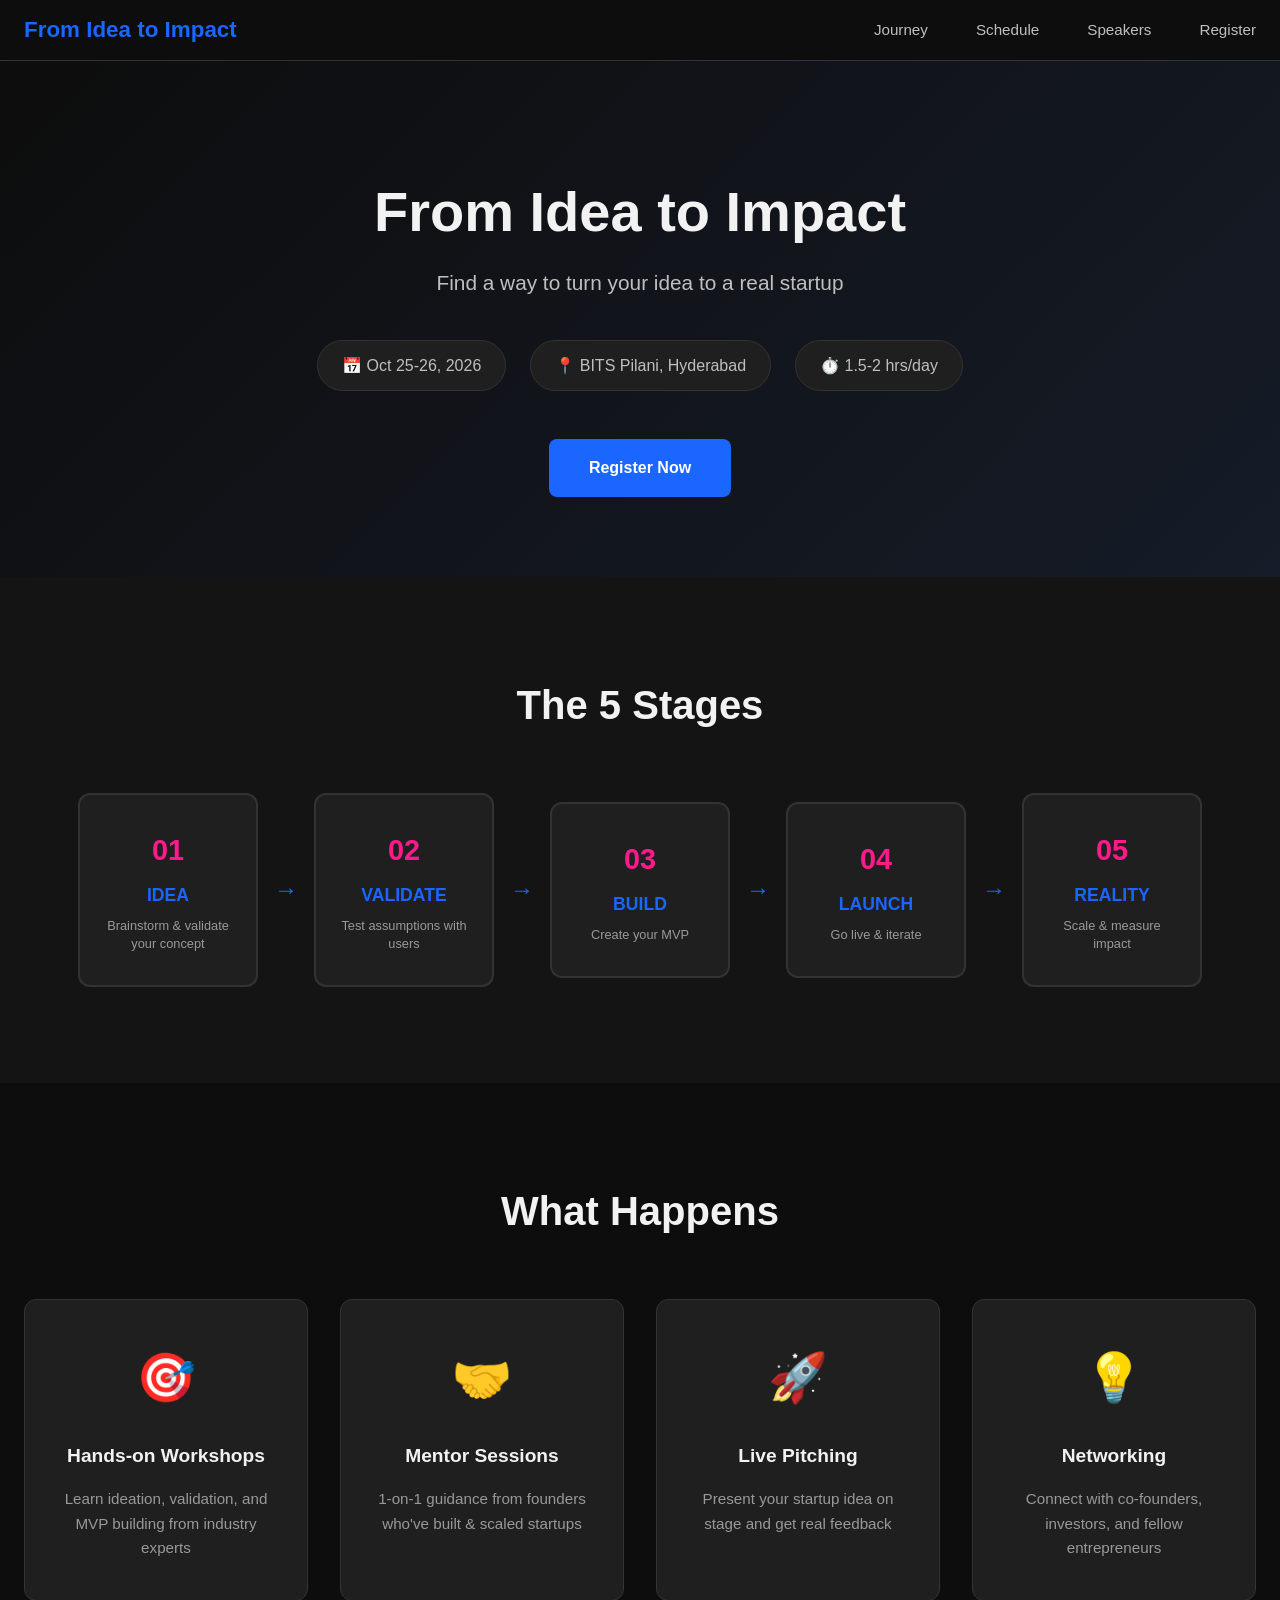
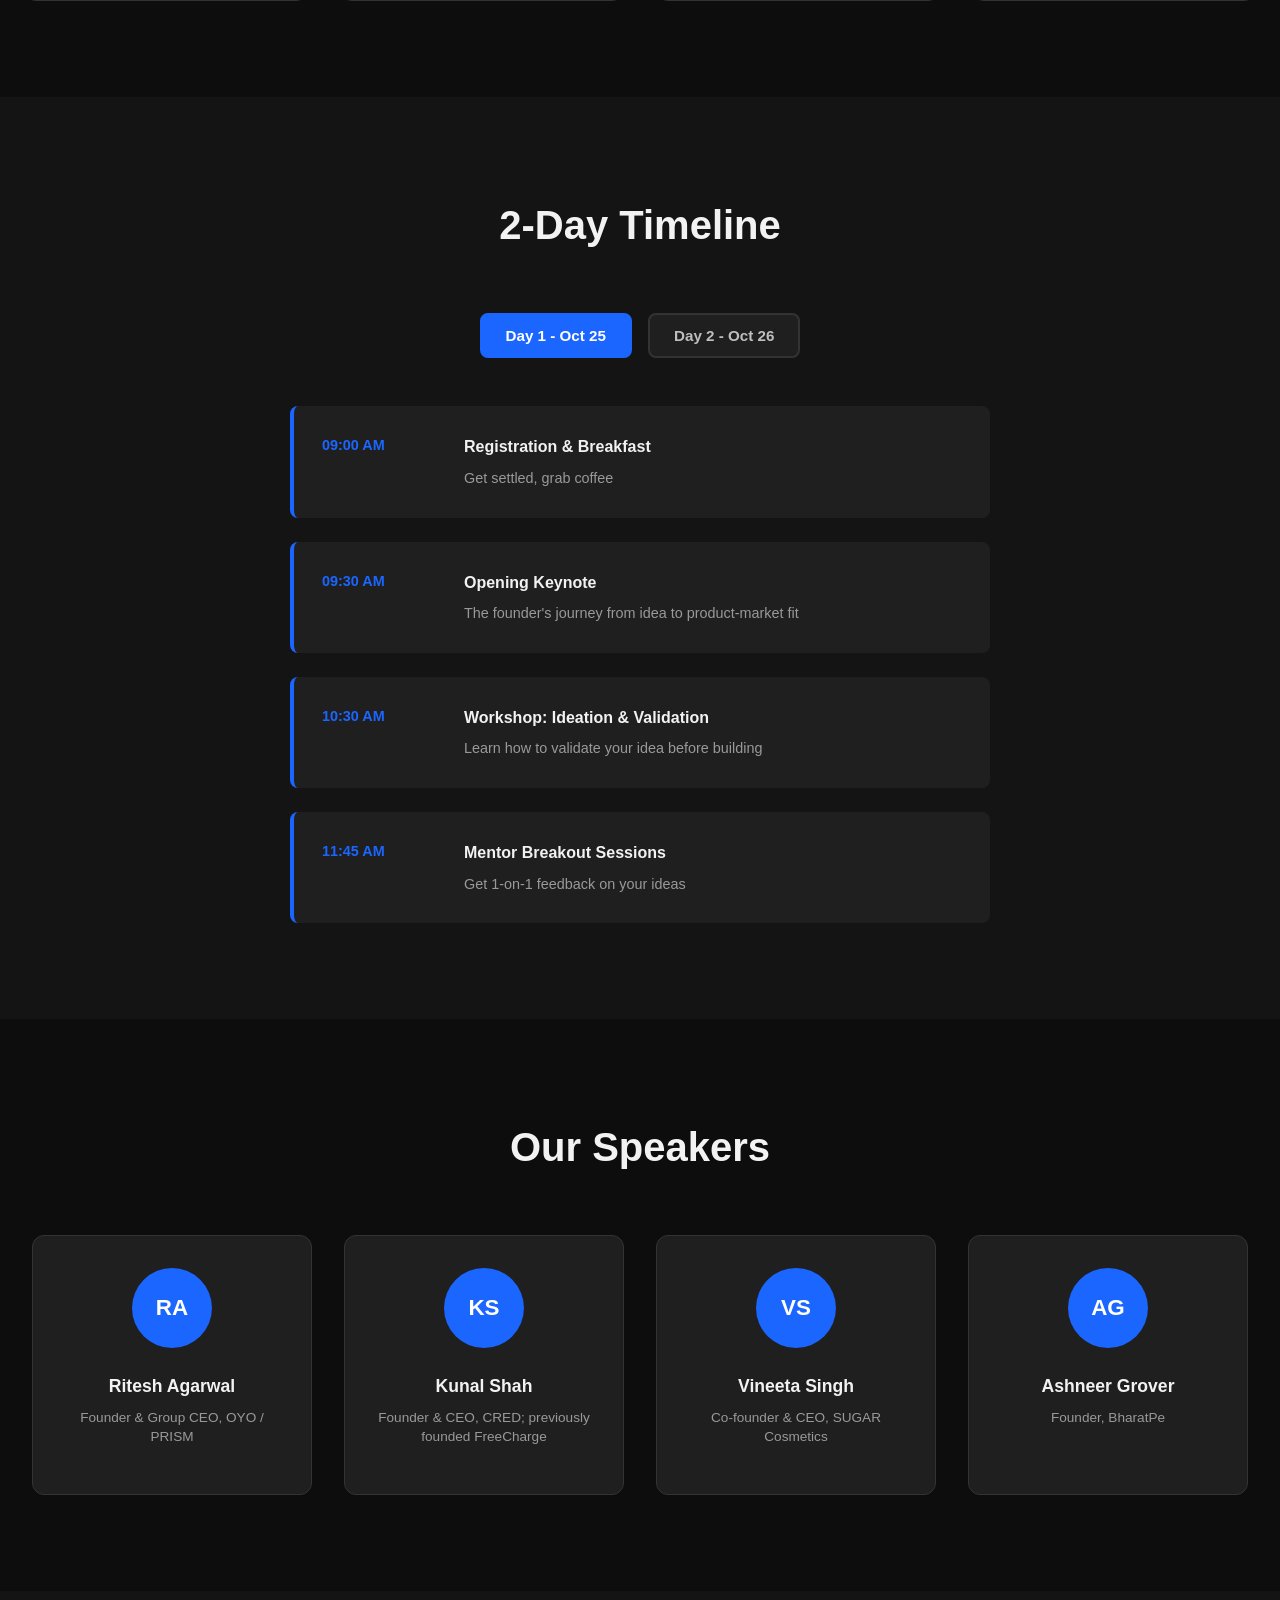
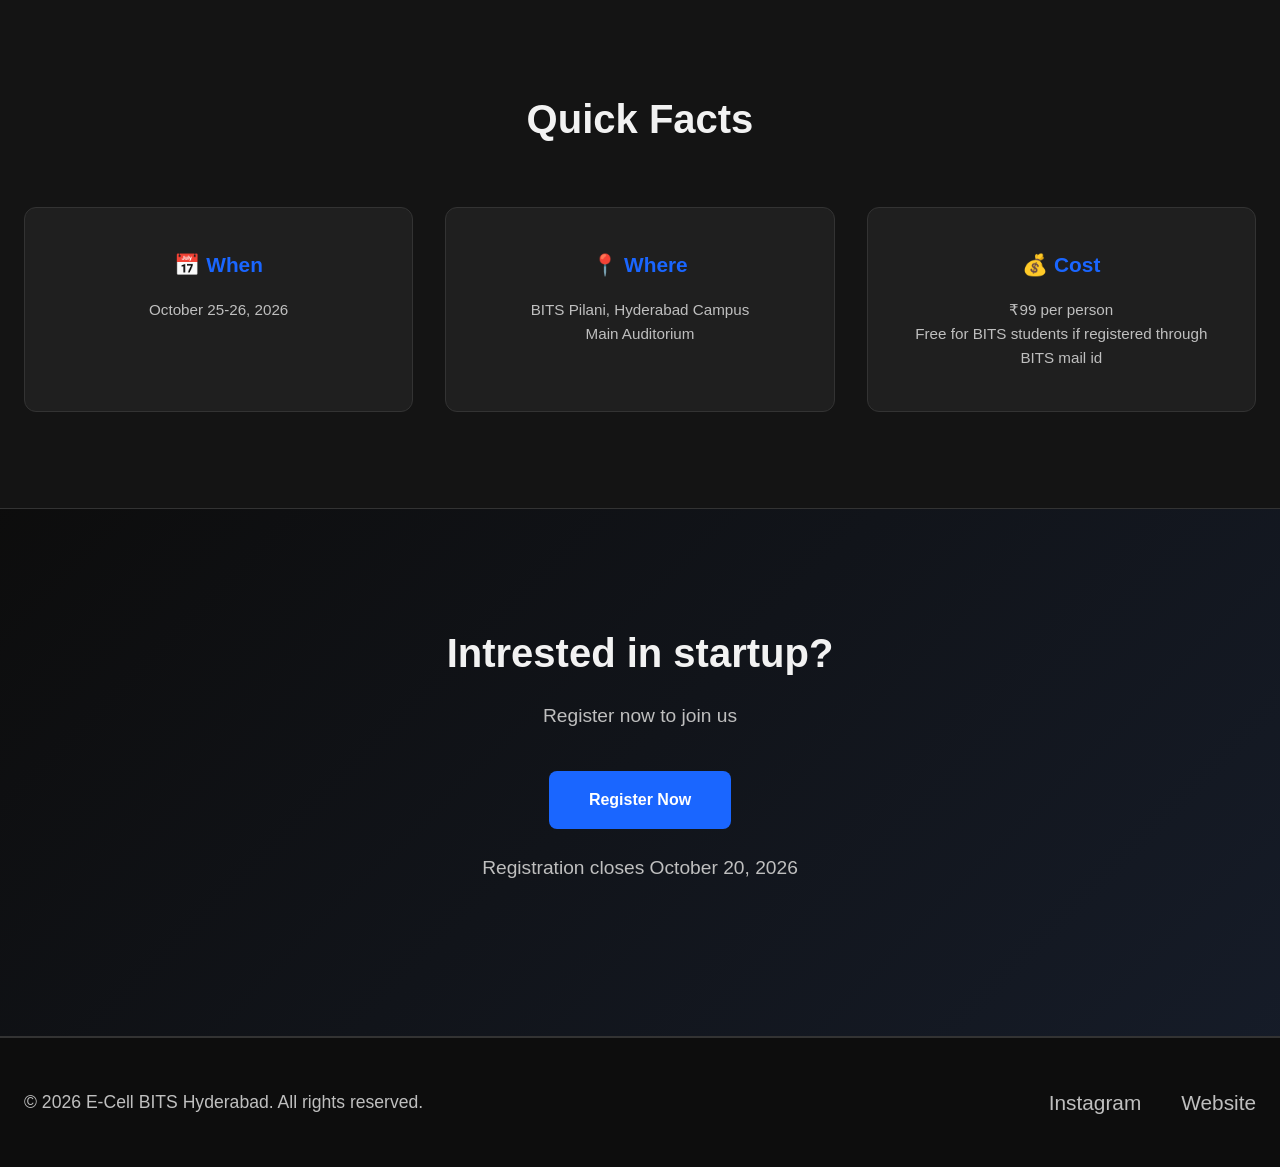
<file: index.html>
<!DOCTYPE html>
<html lang="en">
<head>
  <meta charset="UTF-8">
  <meta name="viewport" content="width=device-width, initial-scale=1.0">
  <title>From Idea to Impact - E-Cell BITS Hyderabad</title>
  <link rel="stylesheet" href="style.css">
  <link rel="icon" href="logo.png">
</head>
<body>


  <nav class="navbar">
    <div class="nav-container">
      <a href="#" class="logo">From Idea to Impact</a>
      <button class="menu-toggle" id="menuToggle">☰</button>
      <ul class="nav-menu" id="navMenu">
        <li><a href="#journey">Journey</a></li>
        <li><a href="#schedule">Schedule</a></li>
        <li><a href="#speakers">Speakers</a></li>
        <li><a href="registration.html"; target="_blank">Register</a></li>
      </ul>
    </div>
  </nav>

  <section class="hero">
    <div class="hero-content">
      <h1 class="hero-title">From Idea to Impact</h1>
      <p class="hero-subtitle">Find a way to turn your idea to a real startup</p>
      <div class="hero-meta">
        <span>📅 Oct 25-26, 2026</span>
        <span>📍 BITS Pilani, Hyderabad</span>
        <span>⏱️ 1.5-2 hrs/day</span>
      </div>
      <a href="registration.html"; target="_blank" class="cta-btn">Register Now</a>
    </div>
  </section>

  
  <section class="journey" id="journey">
    <h2 class="section-title">The 5 Stages</h2>
    <div class="journey-pipeline">
      <div class="stage">
        <div class="stage-number">01</div>
        <h3>IDEA</h3>
        <p>Brainstorm & validate your concept</p>
      </div>
      <div class="connector">→</div>
      <div class="stage">
        <div class="stage-number">02</div>
        <h3>VALIDATE</h3>
        <p>Test assumptions with users</p>
      </div>
      <div class="connector">→</div>
      <div class="stage">
        <div class="stage-number">03</div>
        <h3>BUILD</h3>
        <p>Create your MVP</p>
      </div>
      <div class="connector">→</div>
      <div class="stage">
        <div class="stage-number">04</div>
        <h3>LAUNCH</h3>
        <p>Go live & iterate</p>
      </div>
      <div class="connector">→</div>
      <div class="stage">
        <div class="stage-number">05</div>
        <h3>REALITY</h3>
        <p>Scale & measure impact</p>
      </div>
    </div>
  </section>

  <!-- Highlights Section -->
  <section class="highlights">
    <h2 class="section-title">What Happens</h2>
    <div class="highlights-container">
      <div class="highlight-card">
        <div class="highlight-icon">🎯</div>
        <h3>Hands-on Workshops</h3>
        <p>Learn ideation, validation, and MVP building from industry experts</p>
      </div>
      <div class="highlight-card">
        <div class="highlight-icon">🤝</div>
        <h3>Mentor Sessions</h3>
        <p>1-on-1 guidance from founders who've built & scaled startups</p>
      </div>
      <div class="highlight-card">
        <div class="highlight-icon">🚀</div>
        <h3>Live Pitching</h3>
        <p>Present your startup idea on stage and get real feedback</p>
      </div>
      <div class="highlight-card">
        <div class="highlight-icon">💡</div>
        <h3>Networking</h3>
        <p>Connect with co-founders, investors, and fellow entrepreneurs</p>
      </div>
    </div>
  </section>

  <!-- Schedule Section -->
  <section class="schedule" id="schedule">
    <h2 class="section-title">2-Day Timeline</h2>
    <div class="schedule-tabs">
      <button class="tab-btn active" data-tab="day1">Day 1 - Oct 25</button>
      <button class="tab-btn" data-tab="day2">Day 2 - Oct 26</button>
    </div>

    <div class="schedule-content" id="day1" style="display: block;">
      <div class="timeline">
        <div class="timeline-item">
          <div class="time">09:00 AM</div>
          <div class="event">
            <h4>Registration & Breakfast</h4>
            <p>Get settled, grab coffee</p>
          </div>
        </div>
        <div class="timeline-item">
          <div class="time">09:30 AM</div>
          <div class="event">
            <h4>Opening Keynote</h4>
            <p>The founder's journey from idea to product-market fit</p>
          </div>
        </div>
        <div class="timeline-item">
          <div class="time">10:30 AM</div>
          <div class="event">
            <h4>Workshop: Ideation & Validation</h4>
            <p>Learn how to validate your idea before building</p>
          </div>
        </div>
        <div class="timeline-item">
          <div class="time">11:45 AM</div>
          <div class="event">
            <h4>Mentor Breakout Sessions</h4>
            <p>Get 1-on-1 feedback on your ideas</p>
          </div>
        </div>
      </div>
    </div>

    <div class="schedule-content" id="day2" style="display: none;">
      <div class="timeline">
        <div class="timeline-item">
          <div class="time">09:00 AM</div>
          <div class="event">
            <h4>Workshop: MVP Building</h4>
            <p>Turn your idea into a working prototype</p>
          </div>
        </div>
        <div class="timeline-item">
          <div class="time">10:30 AM</div>
          <div class="event">
            <h4>Panel Discussion</h4>
            <p>Founders share lessons from launch day</p>
          </div>
        </div>
        <div class="timeline-item">
          <div class="time">11:15 AM</div>
          <div class="event">
            <h4>Live Pitch Competition</h4>
            <p>Present your startup, win prizes & mentorship</p>
          </div>
        </div>
        <div class="timeline-item">
          <div class="time">12:30 PM</div>
          <div class="event">
            <h4>Awards & Closing</h4>
            <p>Celebrate wins, network, exchange contacts</p>
          </div>
        </div>
      </div>
    </div>
  </section>

  <!-- Speakers Section -->
  <section class="speakers" id="speakers">
    <h2 class="section-title">Our Speakers</h2>
    <div class="speakers-grid">
      <a href="https://in.linkedin.com/in/riteshagar"; target="_blank">
        <div class="speaker-card">
            <div class="speaker-avatar">RA</div>
            <h3>Ritesh Agarwal</h3>
            <p class="speaker-role">Founder & Group CEO, OYO / PRISM</p>
      </div>
      </a>
      <a href="https://in.linkedin.com/in/kunalshah1"; target="_blank">
        <div class="speaker-card">
            <div class="speaker-avatar">KS</div>
            <h3>Kunal Shah</h3>
            <p class="speaker-role">Founder & CEO, CRED; previously founded FreeCharge</p>
        </div>
      </a>
      <a href="https://in.linkedin.com/in/vineetasingh"; target="_blank">
        <div class="speaker-card">
            <div class="speaker-avatar">VS</div>
            <h3>Vineeta Singh</h3>
            <p class="speaker-role">Co-founder & CEO, SUGAR Cosmetics</p>
        </div>
      </a>
      <a href="https://in.linkedin.com/in/ashneer"; target="_blank">
        <div class="speaker-card">
            <div class="speaker-avatar">AG</div>
            <h3>Ashneer Grover</h3>
            <p class="speaker-role">Founder, BharatPe</p>
        </div>
      </a>
    </div>
  </section>

  <!-- Logistics Section -->
  <section class="logistics">
    <h2 class="section-title">Quick Facts</h2>
    <div class="logistics-grid">
      <div class="logistics-item">
        <h3>📅 When</h3>
        <p>October 25-26, 2026</p>
      </div>
      <div class="logistics-item">
        <h3>📍 Where</h3>
        <p>BITS Pilani, Hyderabad Campus<br>Main Auditorium</p>
      </div>
      <div class="logistics-item">
        <h3>💰 Cost</h3>
        <p>₹99 per person<br>Free for BITS students if registered through BITS mail id</p>
      </div>
    </div>
  </section>

  <!-- Register Section -->
  <section class="register-section" id="register">
    <div class="register-content">
      <h2>Intrested in startup?</h2>
      <p>Register now to join us</p>
      <a href="registration.html"; target="_blank" class="cta-btn">Register Now</a>
      <p class="register-deadline">Registration closes October 20, 2026</p>
    </div>
  </section>

  <!-- Footer -->
  <footer class="footer">
    <div class="footer-content">
      <p style="font-size: 1.1em">&copy; 2026 E-Cell BITS Hyderabad. All rights reserved.</p>
      <ul class="footer-links">
        <li><a href="https://www.instagram.com/ecell_bphc/"; target="_blank"; style="font-size: 1.3em">Instagram</a></li>
        <li><a href="https://www.ecellbits.com/"; target="_blank"; style="font-size: 1.3em">Website</a></li>
      </ul>
    </div>
  </footer>

  <script src="script.js"></script>
</body>
</html>
</file>
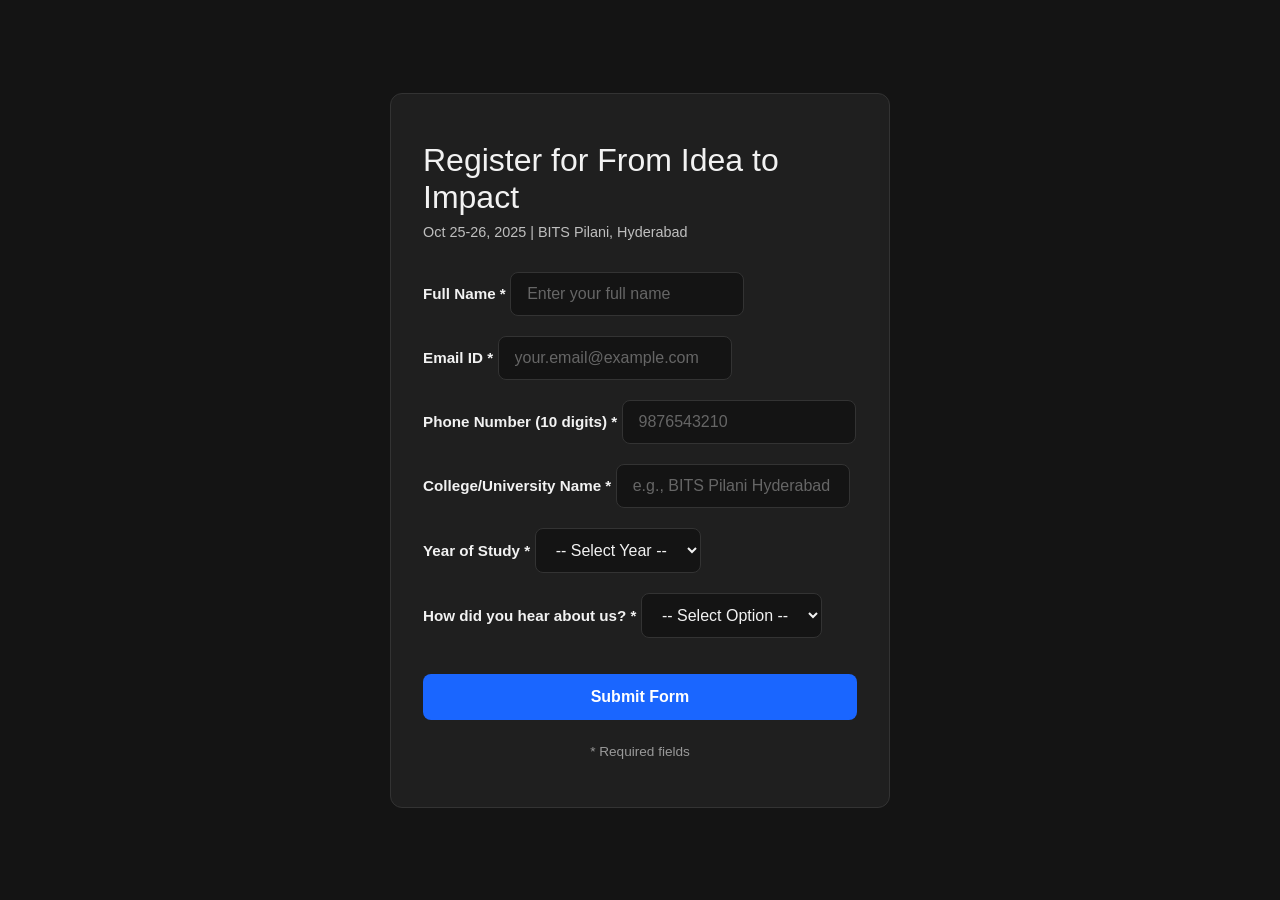
<file: registration.html>
<!DOCTYPE html>
<html lang="en">
<head>
  <meta charset="UTF-8">
  <meta name="viewport" content="width=device-width, initial-scale=1.0">

  <title>Event Registration - From Idea to Impact</title>

  <link rel="stylesheet" href="reg-style.css">
  <link rel="icon" href="logo.png">
</head>

<body>

  <div class="registration-container">

    <div class="registration-box">

      <h1>Register for From Idea to Impact</h1>

      <p class="subtitle">
        Oct 25-26, 2025 | BITS Pilani, Hyderabad
      </p>


      <!-- Registration Form -->
      <form id="registrationForm">

        <!-- Full Name -->
        <div class="form-group">
          <label for="name">Full Name *</label>

          <input
            type="text"
            id="name"
            name="name"
            placeholder="Enter your full name"
            required
          >

          <span class="error-msg" id="nameError"></span>
        </div>


        <!-- Email -->
        <div class="form-group">
          <label for="email">Email ID *</label>

          <input
            type="email"
            id="email"
            name="email"
            placeholder="your.email@example.com"
            required
          >

          <span class="error-msg" id="emailError"></span>
        </div>


        <!-- Phone -->
        <div class="form-group">
          <label for="phone">Phone Number (10 digits) *</label>

          <input
            type="tel"
            id="phone"
            name="phone"
            placeholder="9876543210"
            maxlength="10"
            required
          >

          <span class="error-msg" id="phoneError"></span>
        </div>


        <!-- College -->
        <div class="form-group">
          <label for="college">College/University Name *</label>

          <input
            type="text"
            id="college"
            name="college"
            placeholder="e.g., BITS Pilani Hyderabad"
            required
          >

          <span class="error-msg" id="collegeError"></span>
        </div>


        <!-- Year -->
        <div class="form-group">
          <label for="year">Year of Study *</label>

          <select id="year" name="year" required>
            <option value="">-- Select Year --</option>
            <option value="1st">1st Year</option>
            <option value="2nd">2nd Year</option>
            <option value="3rd">3rd Year</option>
            <option value="4th">4th Year</option>
            <option value="Masters">Masters</option>
            <option value="Other">Other</option>
          </select>

          <span class="error-msg" id="yearError"></span>
        </div>


        <!-- How they heard about the event -->
        <div class="form-group">
          <label for="source">How did you hear about us? *</label>

          <select id="source" name="source" required>
            <option value="">-- Select Option --</option>
            <option value="instagram">Instagram</option>
            <option value="friend">Friend/Referral</option>
            <option value="college-notice">College Notice</option>
            <option value="email">Email</option>
            <option value="website">Website</option>
            <option value="other">Other</option>
          </select>

          <span class="error-msg" id="sourceError"></span>
        </div>


        <!-- Submit -->
        <button type="submit" class="submit-btn">
          Submit Form
        </button>

      </form>


      <!-- Success message MUST be outside the form -->
      <div class="success-msg" id="successMsg" style="display: none;">
        Registration successful! We'll send confirmation to your email.
      </div>


      <p class="footer-text">
        * Required fields
      </p>

    </div>

  </div>


  <script src="reg-script.js"></script>

</body>
</html>
</file>
<file: style.css>
/* style.css - Dark Theme */

* {
  margin: 0;
  padding: 0;
  box-sizing: border-box;
}

html {
  scroll-behavior: smooth;
}

body {
  font-family: -apple-system, BlinkMacSystemFont, 'Segoe UI', sans-serif;
  color: hsl(0, 0%, 95%);
  line-height: 1.6;
  background: hsl(0, 0%, 8%);
  overflow-x: hidden;
}

/* Navigation */
.navbar {
  position: sticky;
  top: 0;
  background: hsl(0, 0%, 5%);
  border-bottom: 1px solid hsl(0, 0%, 20%);
  z-index: 1000;
  padding: 12px 0;
}

.nav-container {
  max-width: 1400px;
  margin: 0 auto;
  padding: 0 24px;
  display: flex;
  justify-content: space-between;
  align-items: center;
}

.logo {
  font-size: 1.4em;
  font-weight: 800;
  color: hsl(220, 100%, 55%);
  text-decoration: none;
}

.menu-toggle {
  display: none;
  background: none;
  border: none;
  font-size: 1.5em;
  cursor: pointer;
  color: hsl(0, 0%, 95%);
  padding: 8px;
}

.nav-menu {
  display: flex;
  list-style: none;
  gap: 48px;
}

.nav-menu a {
  text-decoration: none;
  color: hsl(0, 0%, 75%);
  font-weight: 500;
  font-size: 0.95em;
  transition: color 0.3s;
}

.nav-menu a:hover {
  color: hsl(220, 100%, 55%);
}

/* Hero Section */
.hero {
  background: linear-gradient(135deg, hsl(0, 0%, 5%) 0%, hsl(220, 30%, 12%) 100%);
  color: hsl(0, 0%, 95%);
  padding: 120px 24px 80px;
  text-align: center;
}

.hero-content {
  max-width: 900px;
  margin: 0 auto;
}

.hero-title {
  font-size: 3.5em;
  margin-bottom: 24px;
  font-weight: 800;
  line-height: 1.1;
}

.hero-title span {
  color: hsl(330, 100%, 55%);
}

.hero-subtitle {
  font-size: 1.3em;
  margin-bottom: 40px;
  color: hsl(0, 0%, 75%);
  line-height: 1.6;
}

.hero-meta {
  display: flex;
  justify-content: center;
  gap: 24px;
  margin-bottom: 48px;
  flex-wrap: wrap;
  font-size: 1em;
}

.hero-meta span {
  background: hsl(0, 0%, 12%);
  padding: 12px 24px;
  border-radius: 50px;
  border: 1px solid hsl(0, 0%, 20%);
  color: hsl(0, 0%, 75%);
}

.cta-btn {
  display: inline-block;
  background: hsl(220, 100%, 55%);
  color: hsl(0, 0%, 100%);
  padding: 16px 40px;
  border-radius: 8px;
  text-decoration: none;
  font-weight: 700;
  font-size: 1em;
  border: none;
  cursor: pointer;
  transition: all 0.3s;
}

.cta-btn:hover {
  background: hsl(220, 100%, 40%);
  transform: translateY(-4px);
}

/* Section Title */
.section-title {
  font-size: 2.5em;
  text-align: center;
  margin-bottom: 56px;
  color: hsl(0, 0%, 95%);
  font-weight: 800;
}

/* Journey Section */
.journey {
  padding: 96px 24px;
  background: hsl(0, 0%, 8%);
}

.journey-pipeline {
  display: flex;
  justify-content: center;
  align-items: center;
  gap: 16px;
  flex-wrap: wrap;
  max-width: 1400px;
  margin: 0 auto;
}

.stage {
  background: hsl(0, 0%, 12%);
  border: 2px solid hsl(0, 0%, 20%);
  border-radius: 12px;
  padding: 32px 24px;
  text-align: center;
  min-width: 140px;
  flex: 1;
  max-width: 180px;
  transition: all 0.3s;
}

.stage:hover {
  border-color: hsl(220, 100%, 55%);
  background: hsl(0, 0%, 16%);
  transform: translateY(-8px);
}

.stage-number {
  font-size: 1.8em;
  font-weight: 900;
  color: hsl(330, 100%, 55%);
  margin-bottom: 8px;
}

.stage h3 {
  color: hsl(220, 100%, 55%);
  margin-bottom: 8px;
  font-size: 1.1em;
  font-weight: 700;
}

.stage p {
  font-size: 0.8em;
  color: hsl(0, 0%, 60%);
  line-height: 1.4;
}

.connector {
  font-size: 1.5em;
  color: hsl(220, 100%, 55%);
  font-weight: bold;
}

/* Highlights Section */
.highlights {
  padding: 96px 24px;
  background: hsl(0, 0%, 5%);
}

.highlights-container {
  display: flex;
  gap: 32px;
  max-width: 1400px;
  margin: 0 auto;
  flex-wrap: wrap;
}

.highlight-card {
  flex: 1;
  min-width: 280px;
  padding: 40px 32px;
  background: hsl(0, 0%, 12%);
  border: 1px solid hsl(0, 0%, 20%);
  border-radius: 12px;
  text-align: center;
  transition: all 0.3s;
}

.highlight-card:hover {
  border-color: hsl(330, 100%, 55%);
  background: hsl(0, 0%, 16%);
  transform: translateY(-4px);
}

.highlight-icon {
  font-size: 3em;
  margin-bottom: 24px;
}

.highlight-card h3 {
  margin-bottom: 16px;
  color: hsl(0, 0%, 95%);
  font-size: 1.2em;
  font-weight: 700;
}

.highlight-card p {
  color: hsl(0, 0%, 60%);
  font-size: 0.95em;
  line-height: 1.6;
}

/* Schedule Section */
.schedule {
  padding: 96px 24px;
  background: hsl(0, 0%, 8%);
}

.schedule-tabs {
  display: flex;
  justify-content: center;
  gap: 16px;
  margin-bottom: 48px;
  flex-wrap: wrap;
}

.tab-btn {
  background: hsl(0, 0%, 12%);
  border: 2px solid hsl(0, 0%, 20%);
  padding: 12px 24px;
  border-radius: 8px;
  cursor: pointer;
  font-weight: 600;
  color: hsl(0, 0%, 75%);
  transition: all 0.3s;
  font-size: 0.95em;
}

.tab-btn:hover {
  border-color: hsl(220, 100%, 55%);
  color: hsl(220, 100%, 55%);
}

.tab-btn.active {
  background: hsl(220, 100%, 55%);
  color: hsl(0, 0%, 100%);
  border-color: hsl(220, 100%, 55%);
}

.schedule-content {
  max-width: 700px;
  margin: 0 auto;
}

.timeline {
  display: flex;
  flex-direction: column;
  gap: 24px;
}

.timeline-item {
  display: flex;
  gap: 32px;
  padding: 28px;
  background: hsl(0, 0%, 12%);
  border-left: 4px solid hsl(220, 100%, 55%);
  border-radius: 8px;
  transition: all 0.3s;
}

.timeline-item:hover {
  background: hsl(0, 0%, 16%);
  border-left-color: hsl(330, 100%, 55%);
  transform: translateX(4px);
}

.time {
  font-weight: 700;
  color: hsl(220, 100%, 55%);
  min-width: 110px;
  font-size: 0.9em;
}

.event h4 {
  margin-bottom: 8px;
  color: hsl(0, 0%, 95%);
  font-size: 1em;
  font-weight: 700;
}

.event p {
  color: hsl(0, 0%, 60%);
  font-size: 0.9em;
  line-height: 1.5;
}

/* Speakers Section */
.speakers {
  padding: 96px 24px;
  background: hsl(0, 0%, 5%);
}

.speakers-grid {
  display: flex;
  gap: 32px;
  max-width: 1400px;
  margin: 0 auto;
  flex-wrap: wrap;
  justify-content: center;
}

.speaker-card {
  background: hsl(0, 0%, 12%);
  border: 1px solid hsl(0, 0%, 20%);
  border-radius: 12px;
  padding: 32px;
  text-align: center;
  height: 100%;
  box-sizing: border-box;
  transition: all 0.3s;
}

.speaker-card:hover {
  border-color: hsl(330, 100%, 55%);
  background: hsl(0, 0%, 16%);
  transform: translateY(-4px);
}

.speaker-avatar {
  width: 80px;
  height: 80px;
  background: hsl(220, 100%, 55%);
  color: hsl(0, 0%, 100%);
  border-radius: 50%;
  display: flex;
  align-items: center;
  justify-content: center;
  font-weight: 800;
  font-size: 1.4em;
  margin: 0 auto 24px;
}

.speaker-card h3 {
  margin-bottom: 8px;
  color: hsl(0, 0%, 95%);
  font-size: 1.1em;
  font-weight: 700;
}

.speaker-role {
  color: hsl(0, 0%, 60%);
  font-size: 0.85em;
  margin-bottom: 16px;
  line-height: 1.4;
}

.speaker-tag {
  display: inline-block;
  background: hsl(0, 0%, 16%);
  border: 1px solid hsl(0, 0%, 25%);
  color: hsl(220, 100%, 55%);
  padding: 6px 14px;
  border-radius: 20px;
  font-size: 0.75em;
  font-weight: 600;
}
.speakers-grid a {
  flex: 1;
  min-width: 220px;
  max-width: 280px;
  text-decoration: none;
  color: inherit;
}
/* Logistics Section */
.logistics {
  padding: 96px 24px;
  background: hsl(0, 0%, 8%);
}

.logistics-grid {
  display: flex;
  gap: 32px;
  max-width: 1400px;
  margin: 0 auto;
  flex-wrap: wrap;
  justify-content: center;
}

.logistics-item {
  flex: 1;
  min-width: 250px;
  padding: 40px 32px;
  background: hsl(0, 0%, 12%);
  border: 1px solid hsl(0, 0%, 20%);
  border-radius: 12px;
  text-align: center;
  transition: all 0.3s;
}

.logistics-item:hover {
  border-color: hsl(220, 100%, 55%);
  background: hsl(0, 0%, 16%);
  transform: translateY(-8px);
}

.logistics-item h3 {
  margin-bottom: 16px;
  color: hsl(220, 100%, 55%);
  font-size: 1.3em;
  font-weight: 700;
}

.logistics-item p {
  color: hsl(0, 0%, 75%);
  font-size: 0.95em;
  line-height: 1.6;
}

/* Register Section */
.register-section {
  background: linear-gradient(135deg, hsl(0, 0%, 5%) 0%, hsl(220, 30%, 12%) 100%);
  border-top: 1px solid hsl(0, 0%, 20%);
  border-bottom: 1px solid hsl(0, 0%, 20%);
  color: hsl(0, 0%, 95%);
  padding: 112px 24px;
  text-align: center;
}

.register-content h2 {
  font-size: 2.5em;
  margin-bottom: 16px;
  font-weight: 800;
}

.register-content > p {
  font-size: 1.2em;
  margin-bottom: 40px;
  color: hsl(0, 0%, 75%);
  line-height: 1.6;
}

.cta-large {
  font-size: 1.1em;
  padding: 18px 48px;
}

.register-deadline {
  margin-top: 24px;
  font-size: 0.9em;
  color: hsl(0, 0%, 60%);
}

/* Footer */
.footer {
  background: hsl(0, 0%, 5%);
  color: hsl(0, 0%, 75%);
  padding: 48px 24px;
  border-top: 1px solid hsl(0, 0%, 20%);
}

.footer-content {
  max-width: 1400px;
  margin: 0 auto;
  display: flex;
  justify-content: space-between;
  align-items: center;
  flex-wrap: wrap;
  gap: 32px;
}

.footer-content p {
  font-size: 0.9em;
}

.footer-links {
  display: flex;
  list-style: none;
  gap: 40px;
}

.footer-links a {
  color: hsl(0, 0%, 75%);
  text-decoration: none;
  font-weight: 500;
  transition: color 0.3s;
  font-size: 0.9em;
}

.footer-links a:hover {
  color: hsl(220, 100%, 55%);
}

/* ===== RESPONSIVE DESIGN ===== */

@media (max-width: 768px) {
  .menu-toggle {
    display: block;
  }

  .nav-menu {
    display: none;
    position: absolute;
    top: 100%;
    left: 0;
    right: 0;
    flex-direction: column;
    background: hsl(0, 0%, 5%);
    gap: 0;
    border-bottom: 1px solid hsl(0, 0%, 20%);
    padding: 16px 0;
  }

  .nav-menu.active {
    display: flex;
  }

  .nav-menu li {
    border-bottom: 1px solid hsl(0, 0%, 20%);
  }

  .nav-menu a {
    display: block;
    padding: 16px 24px;
  }

  .hero {
    padding: 64px 24px 48px;
  }

  .hero-title {
    font-size: 2.2em;
  }

  .hero-meta {
    gap: 16px;
  }

  .hero-meta span {
    padding: 8px 16px;
    font-size: 0.8em;
  }

  .journey-pipeline {
    flex-direction: column;
  }

  .connector {
    transform: rotate(90deg);
  }

  .stage {
    width: 100%;
    max-width: none;
  }

  .highlights-container {
    gap: 24px;
  }

  .highlight-card {
    min-width: auto;
  }

  .schedule-tabs {
    gap: 8px;
  }

  .tab-btn {
    font-size: 0.85em;
  }

  .timeline-item {
    gap: 16px;
    padding: 20px;
  }

  .speakers-grid {
    gap: 24px;
  }

  .logistics-grid {
    gap: 24px;
  }

  .logistics-item {
    min-width: auto;
  }

  .register-section {
    padding: 64px 24px;
  }

  .register-content h2 {
    font-size: 2em;
  }

  .footer-content {
    flex-direction: column;
    gap: 16px;
  }
}

@media (max-width: 640px) {
  .nav-container {
    padding: 0 16px;
  }

  .logo {
    font-size: 1.1em;
  }

  .hero-title {
    font-size: 1.8em;
    margin-bottom: 16px;
  }

  .hero-subtitle {
    font-size: 1em;
    margin-bottom: 24px;
  }

  .hero-meta {
    flex-direction: column;
    gap: 12px;
  }

  .section-title {
    font-size: 1.8em;
    margin-bottom: 32px;
  }

  .stage {
    padding: 20px 16px;
  }

  .stage-number {
    font-size: 1.3em;
  }

  .stage h3 {
    font-size: 0.95em;
  }

  .highlight-card {
    padding: 28px 20px;
  }

  .highlight-icon {
    font-size: 2.5em;
  }

  .highlight-card h3 {
    font-size: 1em;
  }

  .speaker-card {
    padding: 20px 16px;
  }

  .speaker-avatar {
    width: 70px;
    height: 70px;
    font-size: 1.2em;
  }

  .timeline-item {
    flex-direction: column;
    gap: 8px;
  }

  .time {
    min-width: auto;
    font-size: 0.8em;
  }

  .logistics-item {
    padding: 28px 20px;
  }

  .register-content h2 {
    font-size: 1.5em;
  }

  .register-content > p {
    font-size: 1em;
  }

  .cta-btn {
    padding: 14px 32px;
    font-size: 0.95em;
  }

  .footer-content {
    padding: 0 16px;
  }
}

@media (max-width: 480px) {
  .logo {
    font-size: 1em;
  }

  .hero {
    padding: 48px 16px 32px;
  }

  .hero-title {
    font-size: 1.5em;
    margin-bottom: 12px;
  }

  .hero-subtitle {
    font-size: 0.95em;
    margin-bottom: 20px;
  }

  .hero-meta {
    gap: 8px;
  }

  .hero-meta span {
    padding: 8px 12px;
    font-size: 0.75em;
  }

  .cta-btn {
    padding: 12px 28px;
    font-size: 0.9em;
  }

  .section-title {
    font-size: 1.5em;
    margin-bottom: 24px;
  }

  .journey {
    padding: 56px 16px;
  }

  .journey-pipeline {
    gap: 8px;
  }

  .stage {
    padding: 16px 12px;
    min-width: 120px;
  }

  .stage-number {
    font-size: 1.2em;
  }

  .stage h3 {
    font-size: 0.9em;
  }

  .stage p {
    font-size: 0.75em;
  }

  .highlights {
    padding: 56px 16px;
  }

  .highlight-card {
    padding: 20px 16px;
  }

  .highlight-icon {
    font-size: 2em;
  }

  .speaker-card {
    min-width: auto;
    padding: 16px 12px;
  }

  .speaker-avatar {
    width: 60px;
    height: 60px;
    font-size: 1em;
    margin-bottom: 12px;
  }

  .speaker-card h3 {
    font-size: 0.95em;
  }

  .speaker-role {
    font-size: 0.8em;
  }

  .schedule {
    padding: 56px 16px;
  }

  .tab-btn {
    padding: 8px 16px;
    font-size: 0.8em;
  }

  .timeline-item {
    padding: 16px;
    gap: 8px;
  }

  .logistics {
    padding: 56px 16px;
  }

  .logistics-item {
    padding: 20px 16px;
  }

  .logistics-item h3 {
    font-size: 1.1em;
  }

  .register-section {
    padding: 48px 16px;
  }

  .register-content h2 {
    font-size: 1.3em;
  }

  .register-content > p {
    font-size: 0.9em;
  }

  .cta-large {
    padding: 12px 28px;
    font-size: 1em;
  }

  .footer {
    padding: 32px 16px;
  }
}
</file>
<file: reg-style.css>
/* registration-style.css */

* {
  margin: 0;
  padding: 0;
  box-sizing: border-box;
}

body {
  font-family: -apple-system, BlinkMacSystemFont, 'Segoe UI', sans-serif;
  background: hsl(0, 0%, 8%);
  color: hsl(0, 0%, 95%);
  padding: 24px;
  min-height: 100vh;
  display: flex;
  justify-content: center;
  align-items: center;
}

.registration-container {
  width: 100%;
  max-width: 500px;
}

.registration-box {
  background: hsl(0, 0%, 12%);
  border: 1px solid hsl(0, 0%, 20%);
  border-radius: 12px;
  padding: 48px 32px;
}

.registration-box h1 {
  font-size: 2em;
  margin-bottom: 8px;
  color: hsl(0, 0%, 95%);
  font-weight: 400;
}

.subtitle {
  font-size: 0.9em;
  color: hsl(0, 0%, 75%);
  margin-bottom: 32px;
}

form {
  display: flex;
  flex-direction: column;
  gap: 20px;
}

label {
  font-size: 0.95em;
  font-weight: 600;
  color: hsl(0, 0%, 95%);
}

input[type="text"],
input[type="email"],
input[type="tel"],
select {
  padding: 12px 16px;
  background: hsl(0, 0%, 8%);
  border: 1px solid hsl(0, 0%, 20%);
  border-radius: 8px;
  color: hsl(0, 0%, 95%);
  font-size: 1em;
  transition: all 0.3s;
}

input[type="text"]:focus,
input[type="email"]:focus,
input[type="tel"]:focus,
select:focus {
  outline: none;
  border-color: hsl(0, 0%, 100%);
  background: hsl(0, 0%, 10%);
}

input::placeholder {
  color: hsl(0, 0%, 40%);
}

select {
  cursor: pointer;
}

select option {
  background: hsl(0, 0%, 12%);
  color: hsl(0, 0%, 95%);
}

.error-msg {
  font-size: 0.8em;
  color: hsl(0, 100%, 55%);
  min-height: 16px;
}

.submit-btn {
  background: hsl(220, 100%, 55%);
  color: hsl(0, 0%, 100%);
  padding: 14px 32px;
  border: none;
  border-radius: 8px;
  font-size: 1em;
  font-weight: 700;
  cursor: pointer;
  transition: all 0.3s;
  margin-top: 16px;
}

.submit-btn:hover {
  background: hsl(220, 100%, 40%);
  transform: translateY(-2px);
}

.submit-btn:active {
  transform: translateY(0);
}

.success-msg {
  background: hsl(120, 100%, 40%);
  color: hsl(0, 0%, 100%);
  padding: 16px;
  border-radius: 8px;
  text-align: center;
  font-weight: 600;
  margin-top: 16px;
}

.footer-text {
  font-size: 0.85em;
  color: hsl(0, 0%, 60%);
  margin-top: 24px;
  text-align: center;
}

/* RESPONSIVE */
@media (max-width: 640px) {
  .registration-box {
    padding: 32px 20px;
  }

  .registration-box h1 {
    font-size: 1.5em;
  }

  label {
    font-size: 0.9em;
  }

  input[type="text"],
  input[type="email"],
  input[type="tel"],
  select {
    padding: 10px 14px;
    font-size: 0.95em;
  }

  .submit-btn {
    padding: 12px 28px;
    font-size: 0.95em;
  }
}

@media (max-width: 480px) {
  .registration-box {
    padding: 24px 16px;
  }

  .registration-box h1 {
    font-size: 1.3em;
  }

  .subtitle {
    font-size: 0.85em;
  }

  form {
    gap: 16px;
  }
}
</file>
